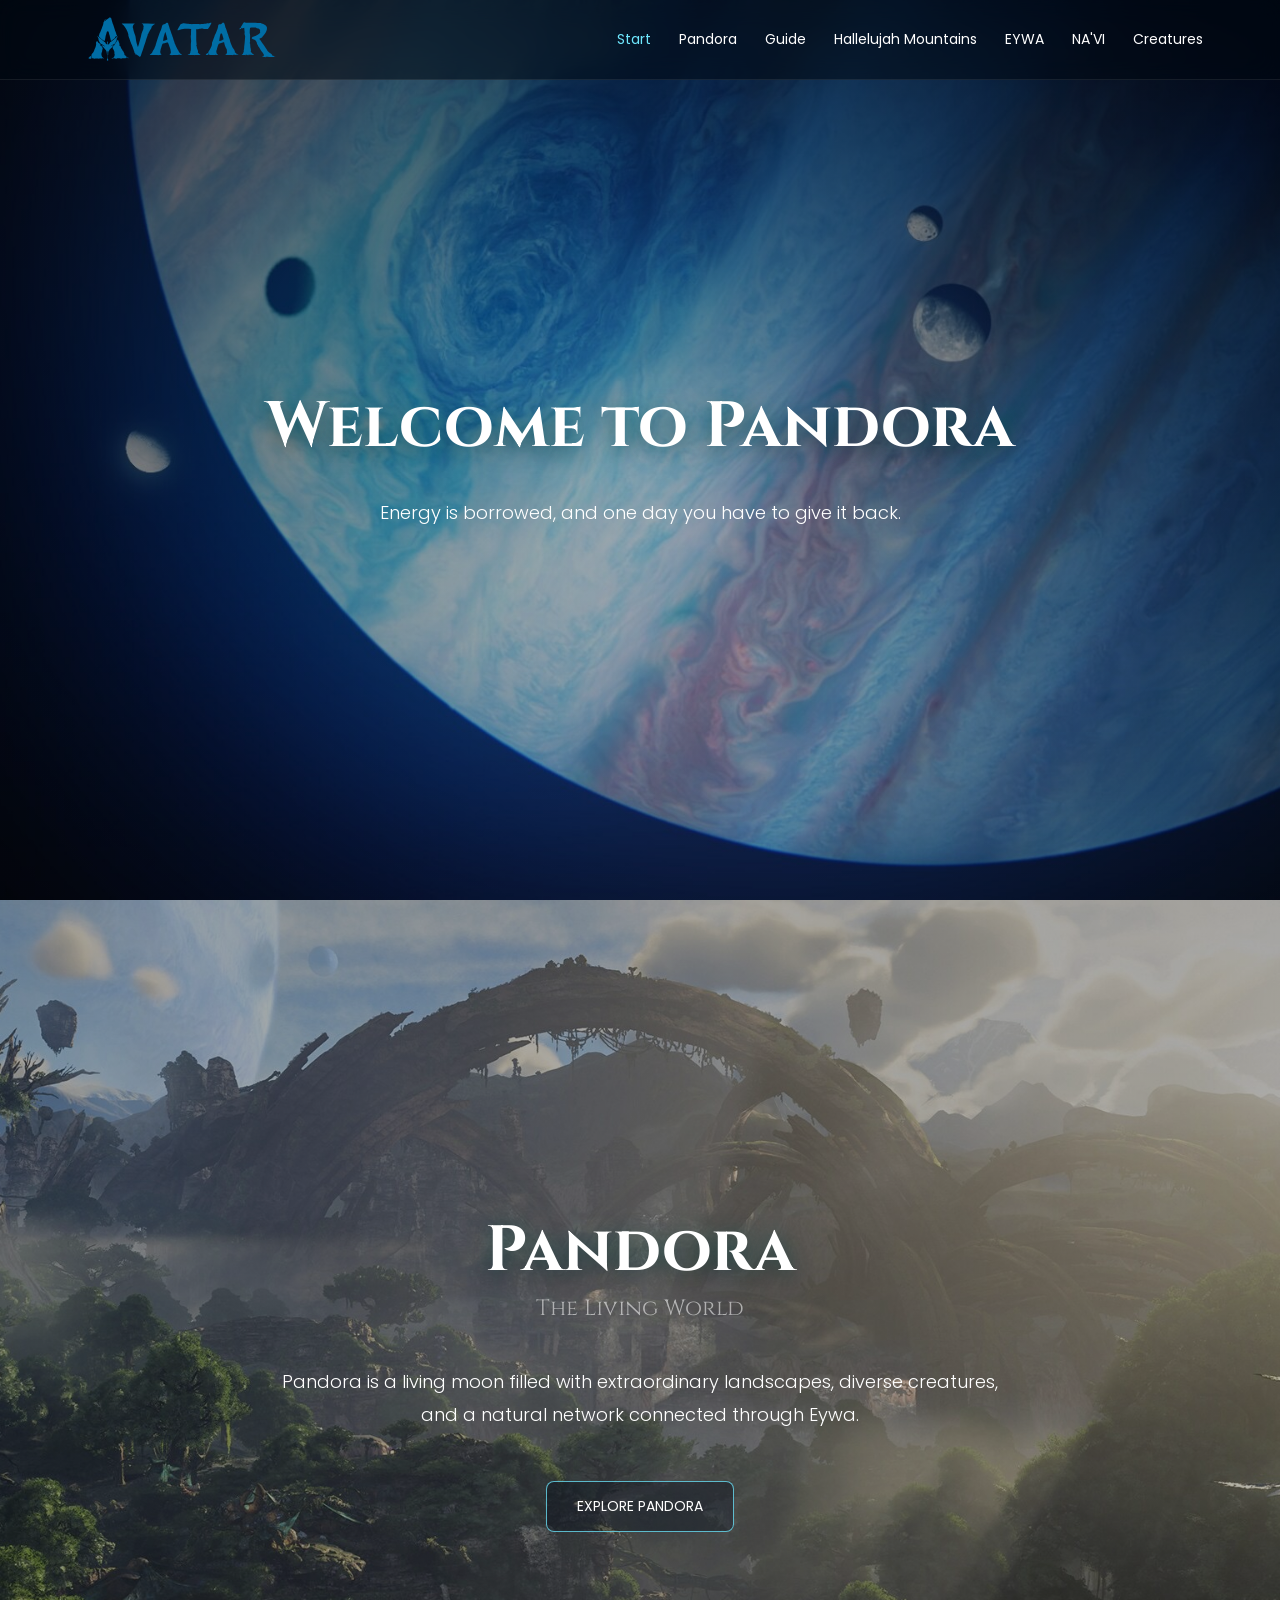
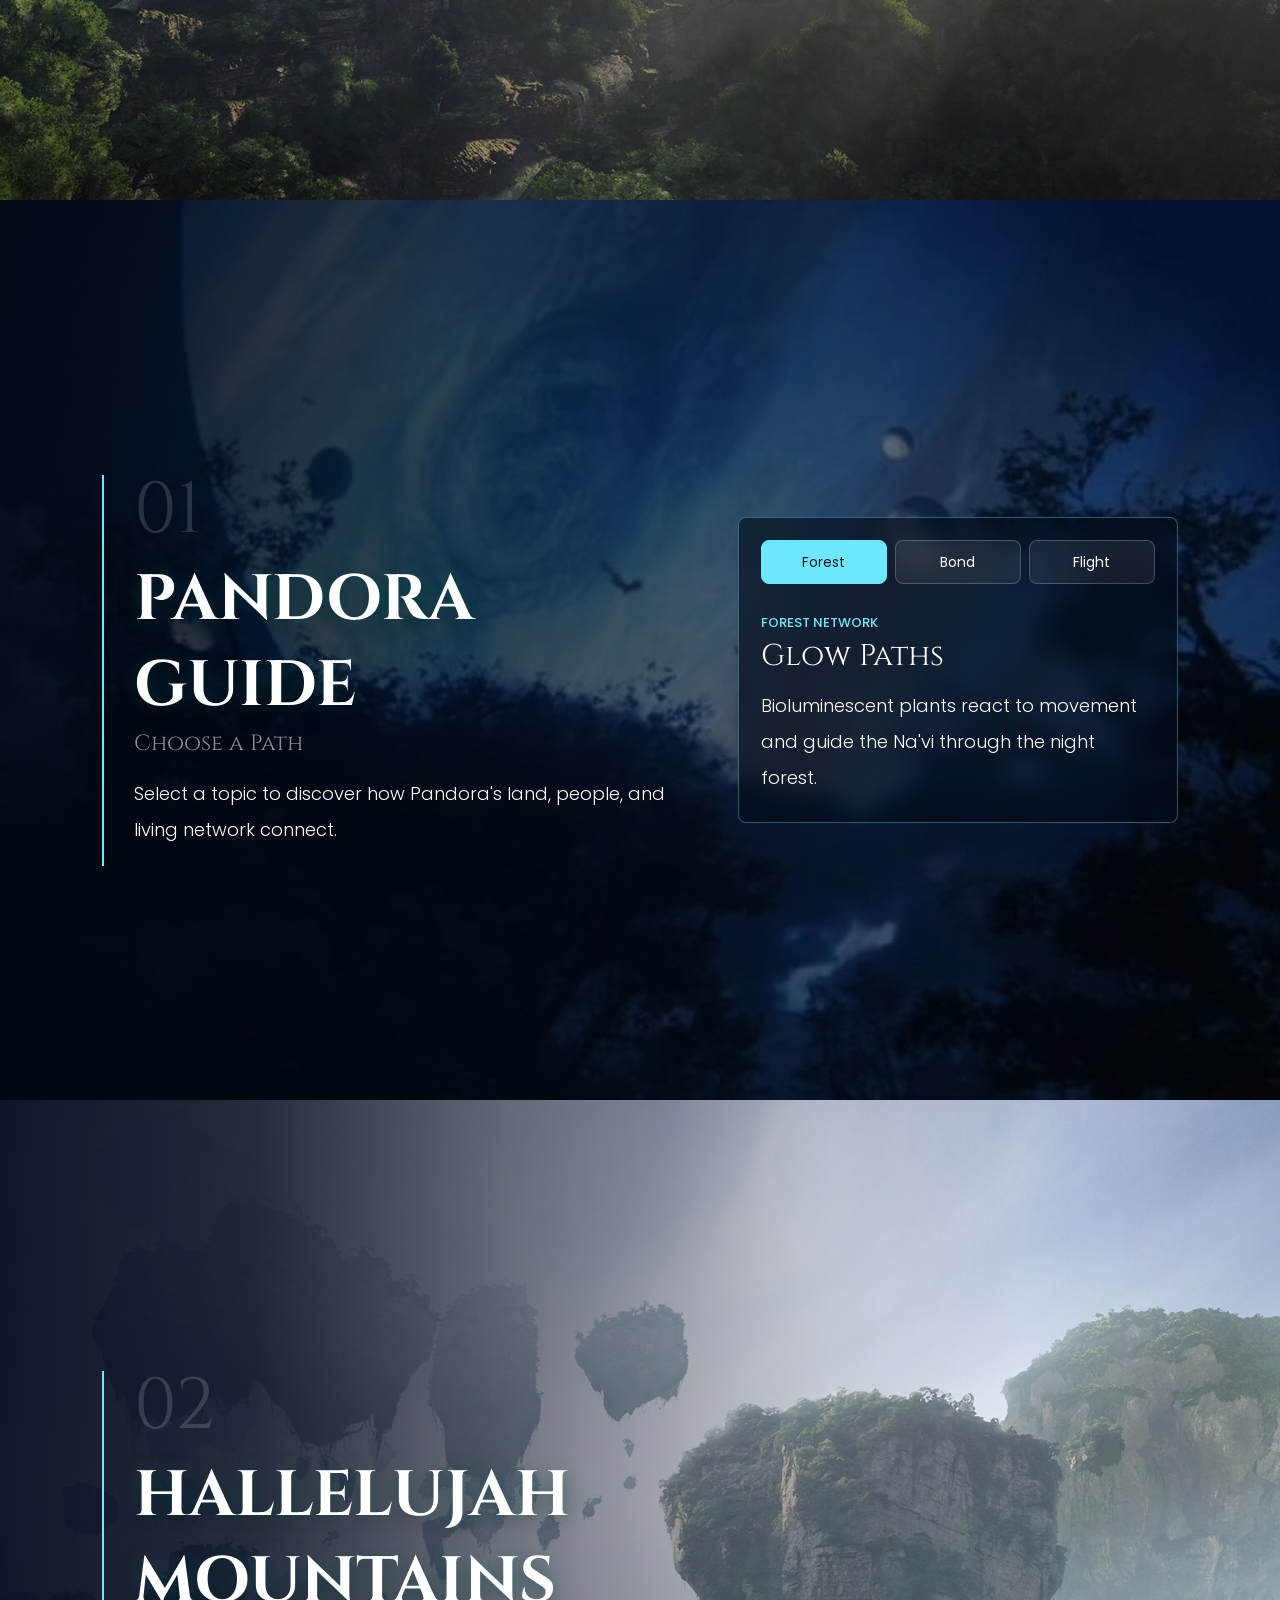
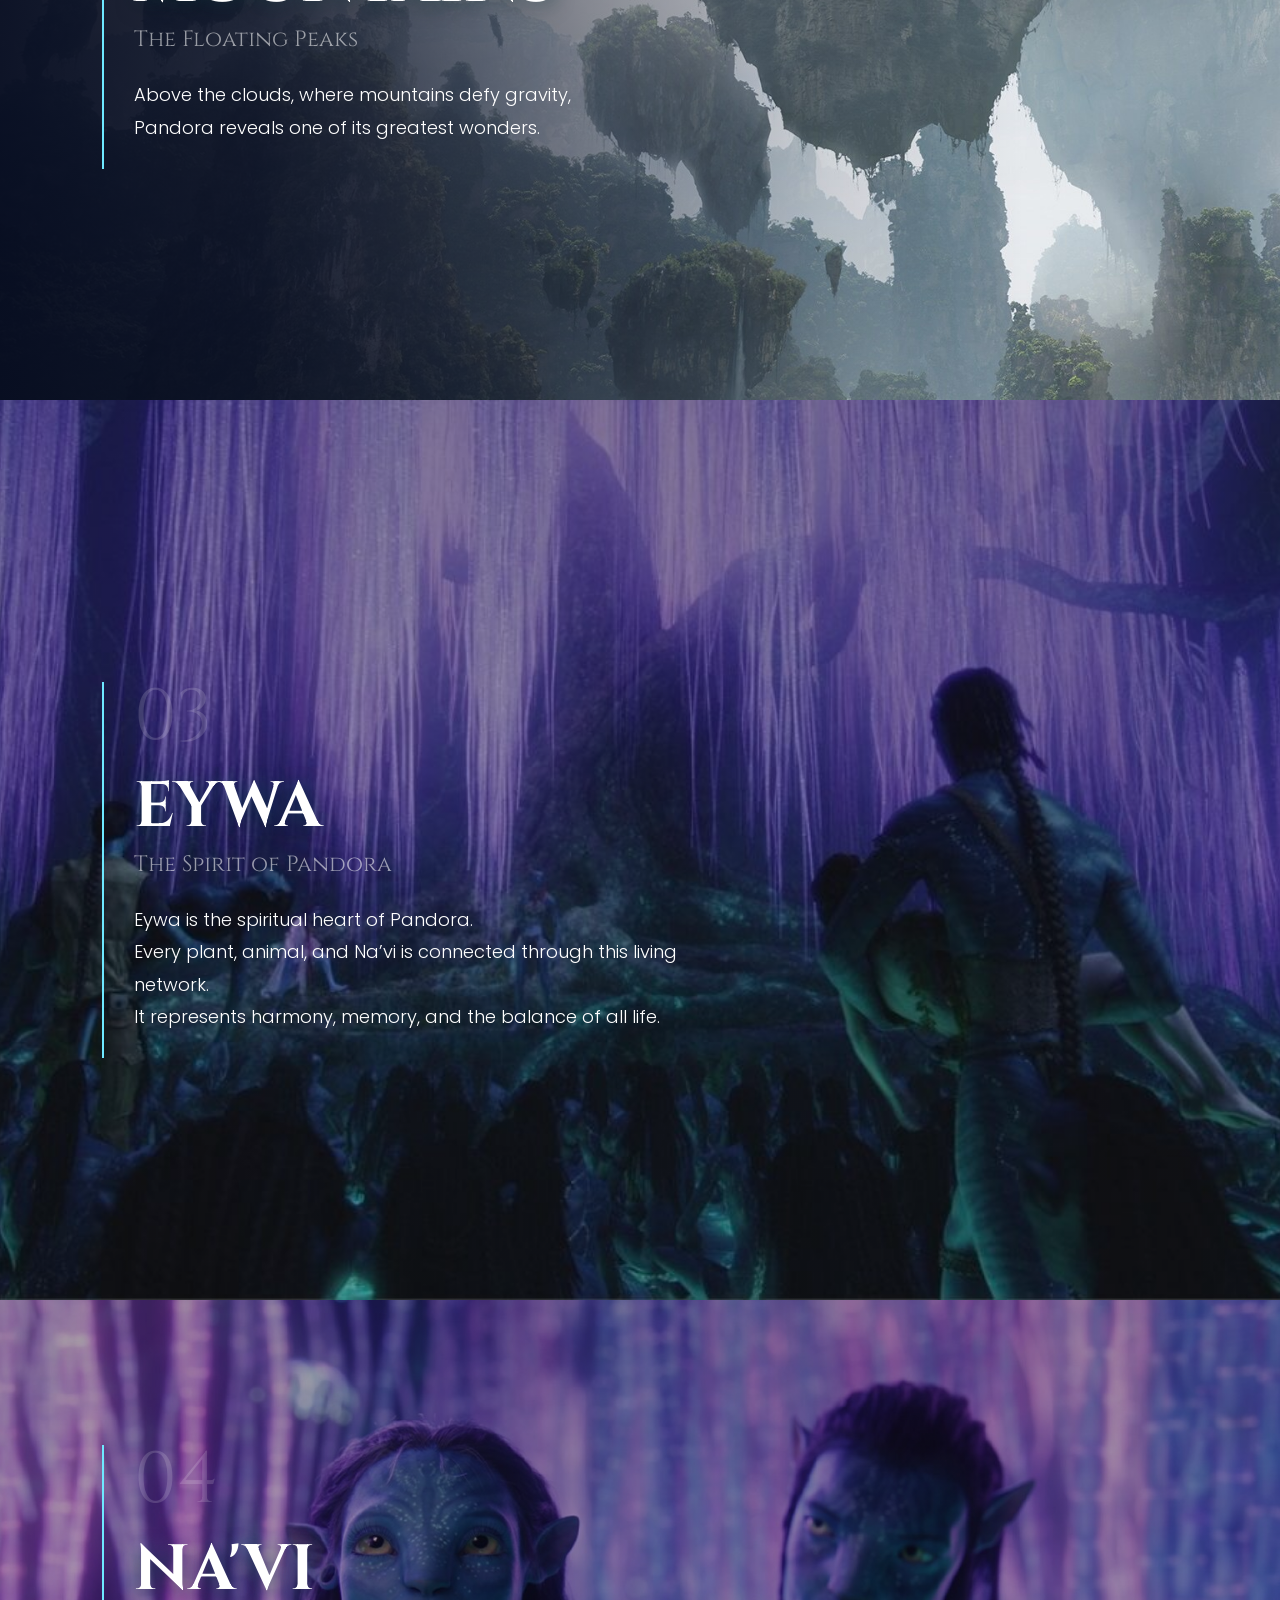
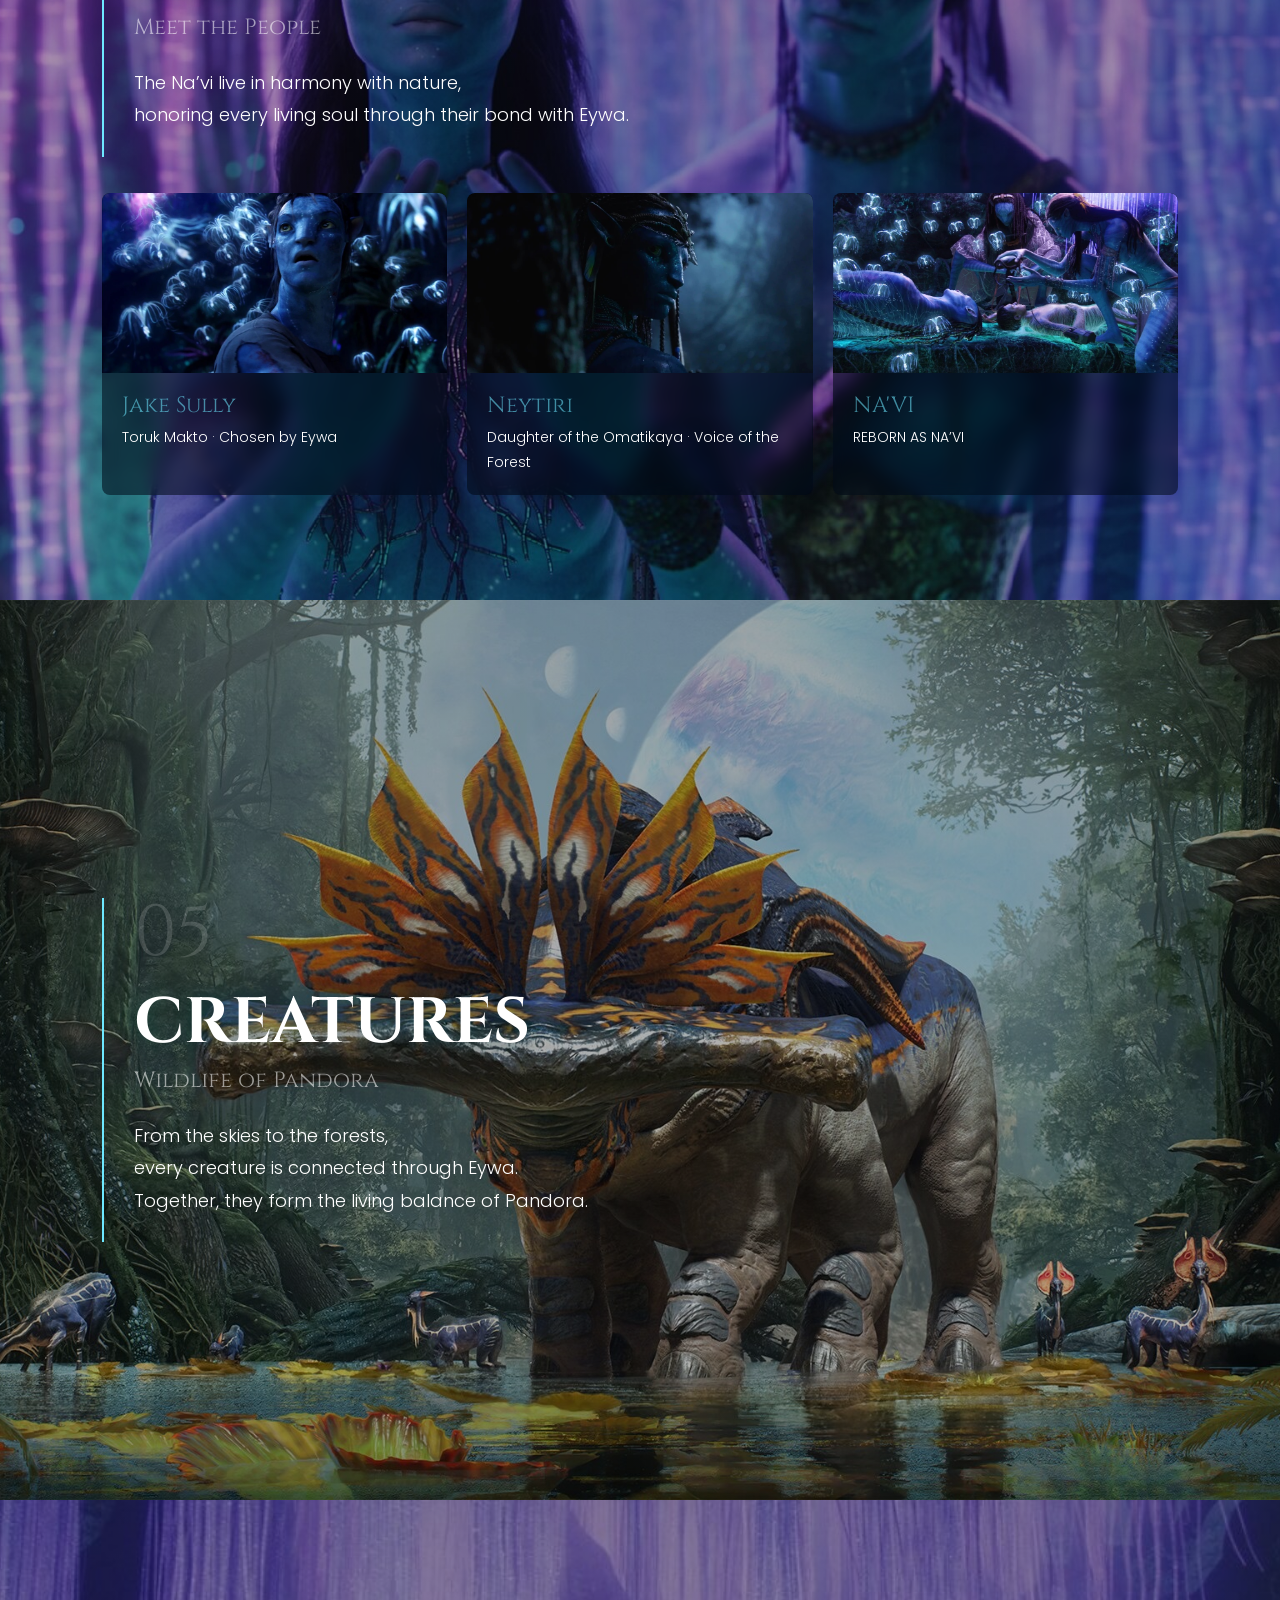
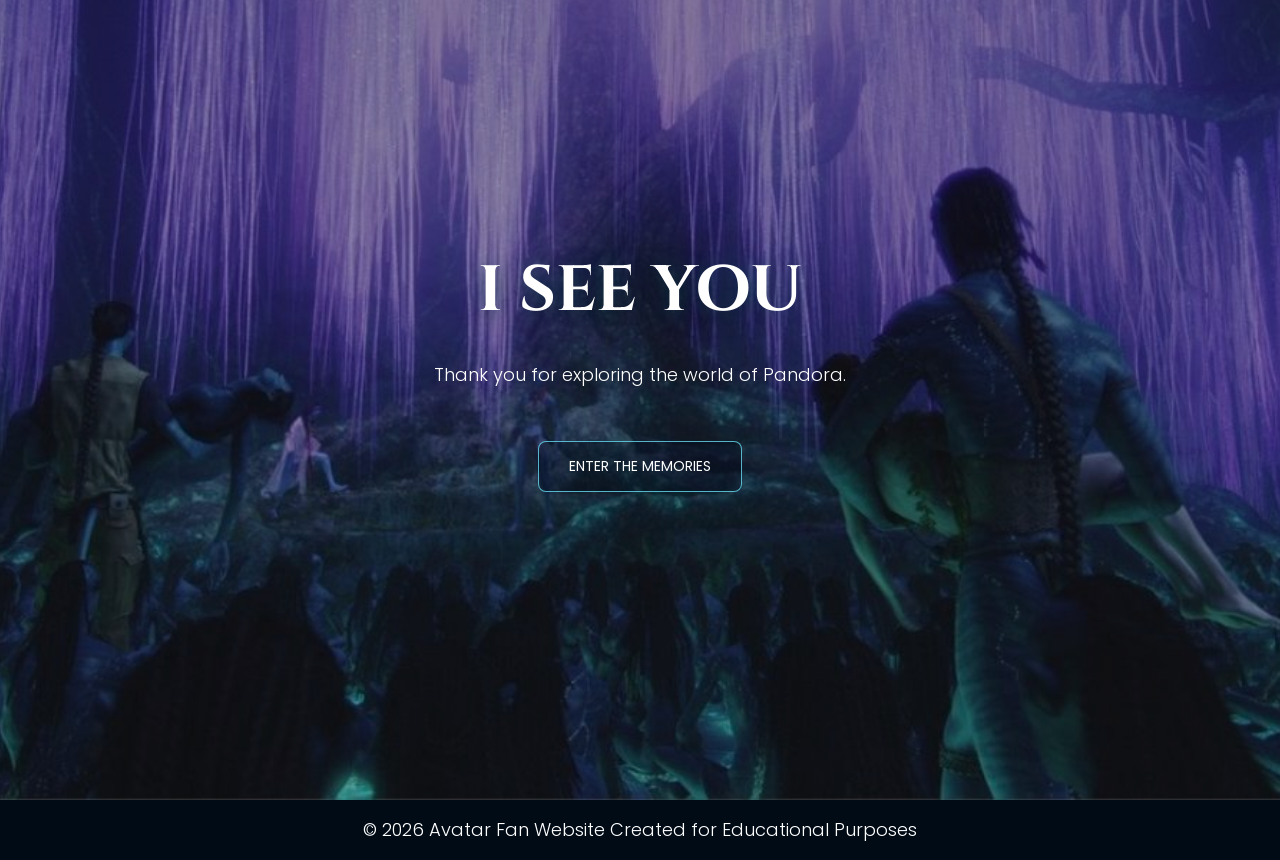
<file: index.html>
<!DOCTYPE html>
<html lang="en">

<head>

    <meta charset="UTF-8"> 
    <meta name="viewport" content="width=device-width, initial-scale=1.0">
    <title>Welcome to Avatar</title>
    <link rel="preconnect" href="https://fonts.googleapis.com">
<link rel="preconnect" href="https://fonts.gstatic.com" crossorigin>

<link href="https://fonts.googleapis.com/css2?family=Cinzel:wght@400;600;700&amp;family=Poppins:wght@300;400;500&amp;display=swap" rel="stylesheet">
 <link rel="stylesheet" href="css/style.css?v=20260716-7">
 <link rel="icon" href="images/avatar-seeklogo.svg" type="image/svg+xml">

 <meta name="description" content="A fan website introducing Pandora, Eywa, the Na'vi, and the creatures from Avatar.">

 
</head>

<body>
    <header>
        <button class="menu" type="button" aria-label="Open menu" aria-expanded="false" aria-controls="siteNav">&#9776;</button>
     <h1>Avatar</h1>
     <nav class="site-nav" id="siteNav" aria-label="Main navigation">
    <ul>
    <li><a href="#hero">Start</a></li>
    <li><a href="#Pandora">Pandora</a></li>
    <li><a href="#GUIDE">Guide</a></li>
    <li><a href="#HALLELUJAH">Hallelujah Mountains</a></li>
    <li><a href="#EYWA">EYWA</a></li>
    <li><a href="#NAVI">NA'VI</a></li>
     <li><a href="#CREATURES">Creatures</a></li>
    </ul>
    </nav>
   </header>

   <main>

    <section class="hero" id="hero">
    <h2>Welcome to Pandora</h2>
    <p> Energy is borrowed, and one day you have to give it back.</p>
    </section>

    <section class="Pandora" id="Pandora">
<h2>Pandora</h2>
<h3>The Living World</h3>
<p>
Pandora is a living moon filled with extraordinary landscapes,
diverse creatures, and a natural network connected through Eywa.
</p>

<a href="pandora.html" class="page-button">EXPLORE PANDORA</a>

    </section>

<section class="GUIDE" id="GUIDE">
    <div class="guide-copy">
        <h3>01</h3>
        <h2>PANDORA GUIDE</h2>
        <h3>Choose a Path</h3>
        <p>Select a topic to discover how Pandora's land, people, and living network connect.</p>
    </div>

    <div class="guide-panel">
        <div class="guide-tabs" role="tablist" aria-label="Pandora guide topics">
            <button class="guide-tab is-active" id="guideTabForest" type="button" role="tab" aria-selected="true" aria-controls="guideCard" data-guide="forest">Forest</button>
            <button class="guide-tab" id="guideTabBond" type="button" role="tab" aria-selected="false" aria-controls="guideCard" data-guide="bond">Bond</button>
            <button class="guide-tab" id="guideTabFlight" type="button" role="tab" aria-selected="false" aria-controls="guideCard" data-guide="flight">Flight</button>
        </div>

        <article class="guide-card" id="guideCard" role="tabpanel" tabindex="0" aria-live="polite" aria-labelledby="guideTabForest">
            <p class="guide-kicker">FOREST NETWORK</p>
            <h3>Glow Paths</h3>
            <p>Bioluminescent plants react to movement and guide the Na'vi through the night forest.</p>
        </article>
    </div>
</section>

<section class="HALLELUJAH" id="HALLELUJAH">
    <div class="moji1">
    <h3>02</h3>
    <h2>HALLELUJAH<br>MOUNTAINS</h2>
    <h3>The Floating Peaks</h3>
    <p>Above the clouds, where mountains defy gravity, <br>Pandora reveals one of its greatest wonders.</p>
    </div>
</section>

<section class="EYWA" id="EYWA">
    <div class="moji2">
    <h3>03</h3>
    <h2>EYWA</h2>
    <h3>The Spirit of Pandora</h3>
    <p>Eywa is the spiritual heart of Pandora.<br>
Every plant, animal, and Na’vi is connected through this living network.<br>
It represents harmony, memory, and the balance of all life.</p>
    
    </div>
</section>

<section class="NAVI" id="NAVI">
    <div class="muji3">
    <h3>04</h3>
    <h2>NA'VI</h2>
    <h3>Meet the People</h3>
    <p>The Na’vi live in harmony with nature,<br> honoring every living soul through their bond with Eywa.</p>
    </div>
    <table class="kapian">
    <tr>
        <td>
            <img src="images/nanzhujue.jpg" alt="Jake Sully portrait">
            <h3>Jake Sully</h3>
            <p>Toruk Makto · Chosen by Eywa</p>
        </td>
        <td>
            <img src="images/nvzhujue.jpg" alt="Neytiri portrait">
            <h3>Neytiri</h3>
            <p>Daughter of the Omatikaya · Voice of the Forest</p>
        </td>
        <td>
            <img src="images/hezhao.jpg" alt="Na'vi characters together">
            <h3>NA'VI</h3>
            <p>REBORN AS NA’VI</p>
        </td>
    </tr>
</table>
</section>

<section class="CREATURES" id="CREATURES">
    <div class="muji4">
    <h3>05</h3>
    <h2>CREATURES</h2>
    <h3>Wildlife of Pandora</h3>
    <p>From the skies to the forests,<br>every creature is connected through Eywa.<br>Together, they form the living balance of Pandora.</p>
    </div>
</section>

<section class="see">
   <h2>I SEE YOU</h2>
   <p>Thank you for exploring
the world of Pandora.</p>

<a href="memories.html" class="memory-link">

        ENTER THE MEMORIES
    </a>
</section>

  </main>

  <footer>
    <p>© 2026 Avatar Fan Website Created for Educational Purposes</p>
  </footer>

  <button class="top-button" type="button" aria-label="Back to top">↑</button>

  <script src="js/main.js?v=20260716-7"></script>
</body>
</html>
</file>
<file: css/style.css>
h1 {
            color: rgb(255, 255, 255);
            font-size: 40px;
           
    position: absolute;
    left: 8vw;
    top: 0;
    margin: 0;

    width: 210px;
    height: 80px;

    background-image: url(../images/avatar-seeklogo.svg);
    background-repeat: no-repeat;
    background-position: center;
    background-size: 190px auto;

    text-indent: -9999px;
        }

       h2{
        color: #fff;
        font-size:68px;
        margin:0;

font-family:"Cinzel", serif;

letter-spacing:8px;

text-shadow:

0 0 20px rgba(0,255,255,.15),

0 5px 20px rgba(0,0,0,.5);
          }

        p{
            color: white;
            font-size: 18px;
            font-family:"Poppins", sans-serif;
            line-height:2;
            font-weight:300;
            letter-spacing:1px;
        }

        h3{
    color:white;
    font-family:"Cinzel", serif;
    font-size:24px;
    font-weight:400;
    letter-spacing:5px;
    opacity:.55;
    margin:0 0 18px;
          }




        body{
 background-color:#08121F;
        color: #000;
        margin:0;
         }
       
       header{
       background:rgba(0,8,18,.55);

    backdrop-filter:blur(12px);

    -webkit-backdrop-filter:blur(12px);

    border-bottom:1px solid rgba(255,255,255,.08);

    height:80px;

    width:100%;

    position:fixed;

    top:0;

    left:0;

    z-index:9999;
       }

       header ul{
        position:absolute;
        right: 5vw;
        top: 0;
        margin: 0;
        padding: 0;
        line-height: 80px;
       }

       header a{
        color: #fff;
        text-decoration: none;
        font-family:"Poppins", sans-serif;

    letter-spacing:2px;

    transition:.3s;
       }

       header a:hover{
        text-decoration: underline;
        color:#6ee8ff;

    text-shadow:

    0 0 10px rgba(110,232,255,.7);
       }

       header li{
        display: inline;
        margin-right: 3vw;
       }
        header li:last-child{
        margin-right: 0;
       }

       .hero{
        background-color: #fff;
        color: white;
        height: 100vh;
        background-image: url(../images/hero.jpg);
        position:relative;
        overflow:hidden;
        background-repeat: no-repeat;
        background-size: cover;
        background-position:center;
        display: flex;
        flex-direction: column;
        align-items: center;
        justify-content: center;
       }
       .hero::before{

content:"";

position:absolute;

inset:0;

background:

linear-gradient(

180deg,

rgba(0,0,0,.45),

rgba(0,0,0,.15)

),

radial-gradient(

circle,

rgba(0,0,0,0),

rgba(0,0,0,.45)

);

}

.hero h2,

.hero p{

position:relative;

z-index:2;

}

       .hero p{
        margin: 25px 0;
       }

       .Pandora{
        background-color: #fff;
        color: white;
        height: 100vh;
        background-image: url(../images/pandora.jpg);
        background-repeat: no-repeat;
        background-size: cover;
        background-position:center;
        display: flex;
        flex-direction: column;
        align-items: center;
        justify-content: center;
       }
       .Pandora p{
        margin: 25px 0;
        line-height: 1.8;
       }

       .HALLELUJAH{
background-color: #000b16;
        color: #ffffff;
        height: 100vh;
        background-image: url(../images/HALLELUJAH\ MOUNTAINS.jpg);
        background-repeat: no-repeat;
        background-size: cover;
        background-position:center;
        display: flex;
        flex-direction: column;
        align-items: center;
        justify-content: center;
        position: relative;
       }
       
       .HALLELUJAH::before{
    content:"";
    position:absolute;
    inset:0;
    z-index: 0;

    background: linear-gradient(
        90deg,
        rgba(4,10,30,.95) 0%,
        rgba(4,10,30,.85) 20%,
        rgba(4,10,30,.55) 40%,
        rgba(4,10,30,.15) 65%,
        rgba(4,10,30,0) 80%
    );
       }

       .HALLELUJAH p{
        margin: 25px 0;
        line-height: 1.8;
       }
    
    .EYWA{
         background-color: #fff;
        color: white;
        height: 100vh;
        background-image: url(../images/eywa.jpg);
        background-repeat: no-repeat;
        background-size: cover;
        background-position:center;
        display: flex;
        flex-direction: column;
        align-items: center;
        justify-content: center;
       }
       .EYWA p{
        margin: 25px 0;
        line-height: 1.8;
       }
       

       .NAVI{
        background-color: #fff;
        color: white;
        height: 100vh;
        background-image: url(../images/navi.jpg);
        background-repeat: no-repeat;
        background-size: cover;
        background-position:center;
        display: flex;
        flex-direction: column;
        align-items: center;
        justify-content: center;
       }
       .NAVI p{
        margin: 25px 0;
        line-height: 1.8;
       }
       

       .CREATURES{
         background-color: #fff;
        color: white;
        height: 100vh;
        background-image: url(../images/creatures.jpg);
        background-repeat: no-repeat;
        background-size: cover;
        background-position:center;
        display: flex;
        flex-direction: column;
        align-items: center;
        justify-content: center;
       }
       .CREATURES p{
        margin: 25px 0;
        line-height: 1.8;
       }

       .moji1,
       .moji2,
       .muji3,
       .muji4{
       position:absolute;
       top:120px;
       left:100px;
       z-index:2;

    border-left:2px solid #6ee8ff;
    padding-left:35px;
}

.moji1 h3:first-child,
.moji2 h3:first-child,
.muji3 h3:first-child,
.muji4 h3:first-child{
    font-size:84px;
    opacity:.15;
    margin:0 0 10px;
    line-height:1;
}
       

       .see{
        background-color: #fff;
        color: white;
        height: 85vh;
        background-image: url(../images/eywa.jpg);
        background-repeat: no-repeat;
        background-size: cover;
        background-position:center;
        display: flex;
        flex-direction: column;
        align-items: center;
        justify-content: center;
       }
       .see p{
        margin: 25px 0;
        line-height: 1.8;
       }

       footer{
       background-color: #000b16;
       color: #fff;
       height: 60px;
       display: flex;
       justify-content: center;
       align-items: center;
       font-size: 14px;
       line-height: 1.8em;
       }
        .menu{
    display:none;
    background-color:transparent;
    color:#fff;
    font-size:35px;
    position:absolute;
    top:15px;
    left:20px;
    border:none;
    cursor:pointer;
}

      @media screen and (max-width:768px){
    header ul{
        display:none;
    }

    header h1{
        left:50%;
        transform:translateX(-50%);
    }

    .hero h2{
        font-size:40px;
    }

    .menu{
        display:block;
    }
    }
   
    
    html{
    scroll-behavior:smooth;
   
    }
.Pandora,
.EYWA,
.HALLELUJAH,
.NAVI,
.CREATURES,
.see{
    position:relative;
    overflow:hidden;
}

.Pandora::before,
.EYWA::before,
.NAVI::before,
.CREATURES::before,
.see::before{
    content:"";
    position:absolute;
    inset:0;

    background:
        linear-gradient(
            rgba(0,0,0,.35),
            rgba(0,0,0,.25)
        );

    z-index:0;
    pointer-events:none;
}

.Pandora > h2,
.Pandora > h3,
.see > h2,
.see > p{
    position:relative;
    z-index:1;
}

section{
    transition:none;
}

.kapian{
    width: 90%;
    margin: 430px auto 0;
    border-collapse: separate;
    border-spacing: 20px;
}

.kapian td{
    width: 33.33%;
    padding: 0;
    vertical-align: top;
    background: rgba(0, 10, 25, .55);
    backdrop-filter: blur(8px);
    overflow: hidden;
    border-radius: 18px;
}

.kapian img{
    width: 100%;
    height: 180px;
    object-fit: cover;
    display: block;
    border-radius: 18px 18px 0 0;
}

.kapian h3{
    margin: 18px 20px 5px;
    color: #6ee8ff;
}

.kapian p{
    margin: 0 20px 20px;
    font-size: 14px;
}

.sound-button{
    position:absolute;
    right:40px;
    bottom:40px;
    z-index:2;

    padding:12px 22px;
    color:white;
    background:rgba(0,0,0,.45);
    border:1px solid rgba(255,255,255,.7);

    font-family:"Poppins", sans-serif;
    letter-spacing:2px;
    cursor:pointer;
}

.video-play-button{
    position:absolute;
    left:50%;
    top:50%;
    z-index:3;
    transform:translate(-50%, -50%);
    min-width:168px;
    padding:14px 26px;
    color:#06111f;
    background:#6ee8ff;
    border:1px solid #6ee8ff;
    border-radius:8px;
    font-family:"Poppins", sans-serif;
    font-size:14px;
    font-weight:500;
    cursor:pointer;
    transition:opacity .2s ease, transform .2s ease;
}

.video-play-button.is-hidden{
    opacity:0;
    pointer-events:none;
    transform:translate(-50%, -46%);
}

.video-message{
    position:absolute;
    left:24px;
    right:24px;
    top:calc(50% + 46px);
    z-index:3;
    margin:0 auto;
    text-align:center;
    font-size:14px;
    line-height:1.5;
}

.page-button,
.memory-link{
    display:inline-block;
    margin-top:25px;
    padding:14px 30px;

    color:#ffffff;
    font-family:"Poppins", sans-serif;
    font-size:14px;
    letter-spacing:3px;
    text-decoration:none;

    border:1px solid rgba(110,232,255,.75);
    background:rgba(0,10,25,.35);

    position:relative;
    z-index:2;

    transition:.3s;
}

.page-button:hover,
.memory-link:hover{
    color:#6ee8ff;
    background:rgba(0,20,40,.75);

    box-shadow:
    0 0 20px rgba(110,232,255,.35);

    transform:translateY(-3px);
}


.memories-page{

    width:100%;

    height:100vh;

    position:relative;

    overflow:hidden;

    background:#000;

}

.memories-page::after{
    content:"";
    position:absolute;
    left:0;
    right:0;
    bottom:0;
    height:34vh;
    z-index:1;
    pointer-events:none;
    background:linear-gradient(
        rgba(0,0,0,0),
        rgba(0,0,0,.82)
    );
}

.memories-video{

    position:absolute;

    top:0;

    left:0;

    width:100%;

    height:100%;

    object-fit:cover;

    object-position:center;

    z-index:0;

}

.memories-back{

    position:absolute;

    left:50px;

    bottom:40px;

    z-index:2;

    color:#ffffff;

    font-family:"Poppins", sans-serif;

    font-size:14px;

    letter-spacing:3px;

    text-decoration:none;

    padding:12px 24px;

    border:1px solid rgba(255,255,255,.7);

}

.pandora-page{
    width:100%;
    height:100vh;
    position:relative;
    overflow:hidden;
    background:#000;
}

.memories-page,
.pandora-page{
    height:100vh;
    min-height:100vh;
}

@supports (height:100dvh){
    .memories-page,
    .pandora-page{
        height:100dvh;
        min-height:100dvh;
    }
}

.pandora-video{
    position:absolute;
    top:0;
    left:0;

    width:100%;
    height:100%;

    object-fit:cover;
    object-position:center;

    z-index:0;
}

.pandora-video-overlay{
    position:absolute;
    inset:0;

    background:linear-gradient(
        90deg,
        rgba(0,8,18,.85) 0%,
        rgba(0,8,18,.45) 45%,
        rgba(0,8,18,.15) 100%
    );

    z-index:1;
    pointer-events:none;
}

.pandora-text{
    position:absolute;
    left:100px;
    top:180px;

    z-index:2;
}

.pandora-back{
    display:inline-block;
    margin-top:60px;

    color:#6ee8ff;
    font-family:"Poppins", sans-serif;
    font-size:14px;
    letter-spacing:3px;
    text-decoration:none;

    padding:12px 24px;
    border:1px solid rgba(110,232,255,.7);
}

/* Responsive upgrade and new interactions */
*,
*::before,
*::after{
    box-sizing:border-box;
}

html{
    scroll-padding-top:80px;
}

html.is-menu-jumping,
html.is-menu-open,
body.is-menu-open{
    scroll-snap-type:none !important;
}

body{
    overflow-x:hidden;
}

h2,
h3,
p,
header a,
.page-button,
.memory-link,
.sound-button,
.memories-back,
.pandora-back,
.guide-tab,
.top-button{
    letter-spacing:0;
}

h2{
    font-size:64px;
    max-width:100%;
    overflow-wrap:anywhere;
}

h3{
    font-size:22px;
}

p{
    max-width:720px;
}

button,
a{
    -webkit-tap-highlight-color:transparent;
}

button:focus-visible,
a:focus-visible{
    outline:2px solid #6ee8ff;
    outline-offset:4px;
}

header{
    display:flex;
    align-items:center;
    justify-content:space-between;
    padding:0 6vw;
}

header h1{
    position:static;
    flex:0 0 210px;
    left:auto;
    top:auto;
    transform:none;
}

.site-nav{
    margin-left:auto;
}

.site-nav ul{
    position:static;
    display:flex;
    align-items:center;
    gap:28px;
    line-height:normal;
}

.site-nav li{
    display:block;
    margin:0;
}

.site-nav a{
    display:block;
    padding:30px 0;
    font-size:14px;
    white-space:nowrap;
}

.site-nav a[aria-current="true"]{
    color:#6ee8ff;
}

.hero,
.Pandora,
.HALLELUJAH,
.EYWA,
.NAVI,
.CREATURES,
.see{
    min-height:100vh;
    height:auto;
    padding:120px 8vw 80px;
}

@supports (height:100dvh){
    .hero,
    .Pandora,
    .HALLELUJAH,
    .EYWA,
    .NAVI,
    .CREATURES,
    .see{
        min-height:100dvh;
    }
}

.hero,
.Pandora,
.see{
    text-align:center;
}

.Pandora > h2,
.Pandora > h3,
.Pandora > p,
.Pandora > .page-button,
.see > h2,
.see > p,
.see > .memory-link{
    position:relative;
    z-index:1;
}

.HALLELUJAH,
.EYWA,
.NAVI,
.CREATURES{
    align-items:stretch;
}

.moji1,
.moji2,
.muji3,
.muji4{
    position:relative;
    top:auto;
    left:auto;
    width:min(640px, 100%);
    padding-left:30px;
}

.moji1 h3:first-child,
.moji2 h3:first-child,
.muji3 h3:first-child,
.muji4 h3:first-child{
    font-size:72px;
}

.GUIDE{
    min-height:100vh;
    height:auto;
    position:relative;
    overflow:hidden;
    display:grid;
    grid-template-columns:minmax(0, 1fr) minmax(300px, 440px);
    align-items:center;
    gap:48px;
    padding:120px 8vw 80px;
    color:#ffffff;
    background:#07111d url(../images/pandora2.jpg) center/cover no-repeat;
}

@supports (height:100dvh){
    .GUIDE{
        min-height:100dvh;
    }
}

.GUIDE::before{
    content:"";
    position:absolute;
    inset:0;
    z-index:0;
    background:linear-gradient(
        90deg,
        rgba(1,8,18,.88) 0%,
        rgba(1,8,18,.66) 46%,
        rgba(1,8,18,.36) 100%
    );
}

.guide-copy,
.guide-panel{
    position:relative;
    z-index:1;
}

.guide-copy{
    border-left:2px solid #6ee8ff;
    padding-left:30px;
}

.guide-copy h3:first-child{
    font-size:72px;
    opacity:.15;
    margin:0 0 10px;
    line-height:1;
}

.guide-panel{
    width:100%;
    padding:22px;
    border:1px solid rgba(110,232,255,.35);
    border-radius:8px;
    background:rgba(0,10,25,.62);
    backdrop-filter:blur(10px);
}

.guide-tabs{
    display:grid;
    grid-template-columns:repeat(3, 1fr);
    gap:8px;
}

.guide-tab{
    min-height:44px;
    color:#ffffff;
    font-family:"Poppins", sans-serif;
    font-size:14px;
    border:1px solid rgba(255,255,255,.2);
    border-radius:8px;
    background:rgba(255,255,255,.07);
    cursor:pointer;
}

.guide-tab.is-active{
    color:#06111f;
    background:#6ee8ff;
    border-color:#6ee8ff;
}

.guide-card{
    min-height:210px;
    padding:26px 0 4px;
}

.guide-card h3{
    color:#ffffff;
    opacity:1;
    margin:0 0 12px;
    font-size:30px;
}

.guide-card p{
    margin:0;
}

.guide-kicker{
    color:#6ee8ff;
    font-size:13px;
    font-weight:500;
    margin-bottom:12px;
}

.kapian{
    width:100%;
    margin:36px 0 0;
    display:grid;
    grid-template-columns:repeat(3, minmax(0, 1fr));
    gap:20px;
    border-spacing:0;
}

.kapian tbody,
.kapian tr{
    display:contents;
}

.kapian td{
    display:block;
    width:auto;
    border-radius:8px;
}

.kapian img{
    border-radius:8px 8px 0 0;
}

.page-button,
.memory-link,
.sound-button,
.memories-back,
.pandora-back{
    border-radius:8px;
}

.top-button{
    position:fixed;
    right:24px;
    bottom:24px;
    z-index:9000;
    width:48px;
    height:48px;
    color:#ffffff;
    font-size:24px;
    border:1px solid rgba(110,232,255,.75);
    border-radius:50%;
    background:rgba(0,10,25,.78);
    backdrop-filter:blur(8px);
    cursor:pointer;
    opacity:0;
    pointer-events:none;
    transform:translateY(10px);
    transition:.25s;
}

.top-button.is-visible{
    opacity:1;
    pointer-events:auto;
    transform:translateY(0);
}

.pandora-text{
    max-width:760px;
}

.pandora-text p{
    max-width:640px;
}

@media screen and (max-width:1100px){
    .site-nav ul{
        gap:18px;
    }

    .site-nav a{
        font-size:13px;
    }

    h2{
        font-size:52px;
    }
}

@media screen and (max-width:900px){
    html{
        scroll-snap-type:y proximity;
        scroll-padding-top:72px;
    }

    header{
        height:72px;
        padding:0 20px;
        justify-content:center;
    }

    header h1{
        width:170px;
        height:72px;
        flex:0 0 170px;
        left:auto;
        transform:none;
        background-size:158px auto;
    }

    .menu{
        display:flex;
        align-items:center;
        justify-content:center;
        width:48px;
        height:48px;
        top:12px;
        left:14px;
        padding:0;
        font-size:32px;
        z-index:2;
    }

    .site-nav{
        position:absolute;
        top:72px;
        left:0;
        right:0;
        max-height:0;
        overflow:hidden;
        opacity:0;
        pointer-events:none;
        margin:0;
        background:rgba(0,8,18,.94);
        border-bottom:1px solid rgba(255,255,255,.1);
        transition:max-height .3s ease, opacity .2s ease;
    }

    header.is-menu-open .site-nav{
        max-height:calc(100vh - 72px);
        opacity:1;
        pointer-events:auto;
        overflow-y:auto;
    }

    @supports (height:100dvh){
        header.is-menu-open .site-nav{
            max-height:calc(100dvh - 72px);
        }
    }

    .site-nav ul{
        display:flex;
        flex-direction:column;
        align-items:stretch;
        gap:0;
        padding:8px 22px 20px;
    }

    .site-nav a{
        padding:14px 4px;
        font-size:15px;
        border-bottom:1px solid rgba(255,255,255,.08);
    }

    body > main:not(.pandora-page):not(.memories-page){
        margin-top:72px;
    }

    .hero,
    .Pandora,
    .HALLELUJAH,
    .EYWA,
    .NAVI,
    .CREATURES,
    .see,
    .GUIDE{
        height:var(--stable-page-height, 100vh);
        min-height:var(--stable-page-height, 100vh);
        scroll-snap-align:start;
        scroll-snap-stop:normal;
        padding:42px 24px 74px;
    }

    footer{
        scroll-snap-align:end;
    }

    @supports (height:100svh){
        .hero,
        .Pandora,
        .HALLELUJAH,
        .EYWA,
        .NAVI,
        .CREATURES,
        .see,
        .GUIDE{
            height:var(--stable-page-height, 100svh);
            min-height:var(--stable-page-height, 100svh);
        }
    }

    h2{
        font-size:42px;
    }

    h3{
        font-size:19px;
    }

    p{
        font-size:16px;
        line-height:1.75;
    }

    .GUIDE{
        grid-template-columns:1fr;
        gap:24px;
    }

    .guide-panel{
        padding:18px;
    }

    .kapian{
        grid-template-columns:1fr;
        gap:12px;
        margin-top:24px;
    }

    .kapian td{
        display:grid;
        grid-template-columns:104px minmax(0, 1fr);
        align-items:center;
        min-height:116px;
    }

    .kapian img{
        width:104px;
        height:116px;
        border-radius:8px 0 0 8px;
        grid-column:1;
        grid-row:1 / span 2;
    }

    .kapian h3{
        grid-column:2;
        grid-row:1;
        margin:0 16px 6px;
        font-size:18px;
    }

    .kapian p{
        grid-column:2;
        grid-row:2;
        margin:0 16px;
        font-size:13px;
        line-height:1.45;
    }

    .pandora-text{
        left:32px;
        right:32px;
        top:110px;
    }

    .pandora-back{
        margin-top:34px;
    }

    .memories-page,
    .pandora-page{
        height:var(--stable-page-height, 100vh);
        min-height:var(--stable-page-height, 100vh);
    }

    @supports (height:100svh){
        .memories-page,
        .pandora-page{
            height:100svh;
            min-height:100svh;
        }
    }
}

@media screen and (max-width:560px){
    html{
        scroll-padding-top:72px;
    }

    h2{
        font-size:clamp(30px, 9vw, 38px);
        line-height:1.08;
        text-wrap:balance;
    }

    p{
        font-size:15px;
        line-height:1.62;
    }

    p br{
        display:none;
    }

    .hero,
    .Pandora,
    .HALLELUJAH,
    .EYWA,
    .NAVI,
    .CREATURES,
    .see,
    .GUIDE{
        height:var(--stable-page-height, 100vh);
        min-height:var(--stable-page-height, 100vh);
        padding:30px 18px 82px;
    }

    .hero h2{
        max-width:340px;
        text-wrap:wrap;
    }

    @supports (height:100svh){
        .hero,
        .Pandora,
        .HALLELUJAH,
        .EYWA,
        .NAVI,
        .CREATURES,
        .see,
        .GUIDE{
            height:var(--stable-page-height, 100svh);
            min-height:var(--stable-page-height, 100svh);
        }
    }

    .moji1,
    .moji2,
    .muji3,
    .muji4,
    .guide-copy{
        padding-left:18px;
    }

    .moji1 h3:first-child,
    .moji2 h3:first-child,
    .muji3 h3:first-child,
    .muji4 h3:first-child,
    .guide-copy h3:first-child{
        font-size:44px;
        margin-bottom:6px;
    }

    .moji1 h3,
    .moji2 h3,
    .muji3 h3,
    .muji4 h3,
    .guide-copy h3{
        font-size:16px;
        margin-bottom:12px;
    }

    .moji1 p,
    .moji2 p,
    .muji3 p,
    .muji4 p,
    .guide-copy p{
        margin:16px 0 0;
    }

    .guide-panel{
        padding:14px;
    }

    .guide-tabs{
        grid-template-columns:repeat(3, 1fr);
        gap:6px;
    }

    .guide-tab{
        min-height:38px;
        font-size:13px;
    }

    .guide-card{
        min-height:0;
        padding:16px 0 0;
    }

    .guide-card h3{
        font-size:22px;
        margin-bottom:8px;
    }

    .kapian img{
        width:88px;
        height:94px;
    }

    .kapian{
        gap:9px;
        margin-top:18px;
    }

    .kapian td{
        grid-template-columns:88px minmax(0, 1fr);
        min-height:94px;
    }

    .kapian h3{
        margin:0 12px 4px;
        font-size:16px;
    }

    .kapian p{
        margin:0 12px;
        font-size:12px;
        line-height:1.35;
    }

    footer{
        height:auto;
        min-height:72px;
        padding:14px 18px;
        text-align:center;
    }

    footer p{
        margin:0;
        font-size:13px;
        line-height:1.5;
    }

    .top-button{
        right:16px;
        bottom:calc(96px + env(safe-area-inset-bottom));
        width:44px;
        height:44px;
    }

    .pandora-text{
        left:20px;
        right:20px;
        top:50%;
        bottom:auto;
        max-height:calc(100vh - 68px);
        overflow:auto;
        transform:translateY(-50%);
    }

    @supports (height:100dvh){
        .pandora-text{
            max-height:calc(100dvh - 68px);
        }
    }

    .pandora-text h2{
        font-size:36px;
    }

    .pandora-back{
        margin-top:24px;
    }

    .memories-back{
        left:20px;
        right:20px;
        bottom:calc(24px + env(safe-area-inset-bottom));
        text-align:center;
    }

    .sound-button{
        left:20px;
        right:20px;
        bottom:calc(92px + env(safe-area-inset-bottom));
        width:auto;
    }

    .video-play-button{
        min-width:160px;
        max-width:calc(100vw - 48px);
    }
}

@media (prefers-reduced-motion:reduce){
    *,
    *::before,
    *::after{
        scroll-behavior:auto !important;
        transition:none !important;
    }
}
</file>
